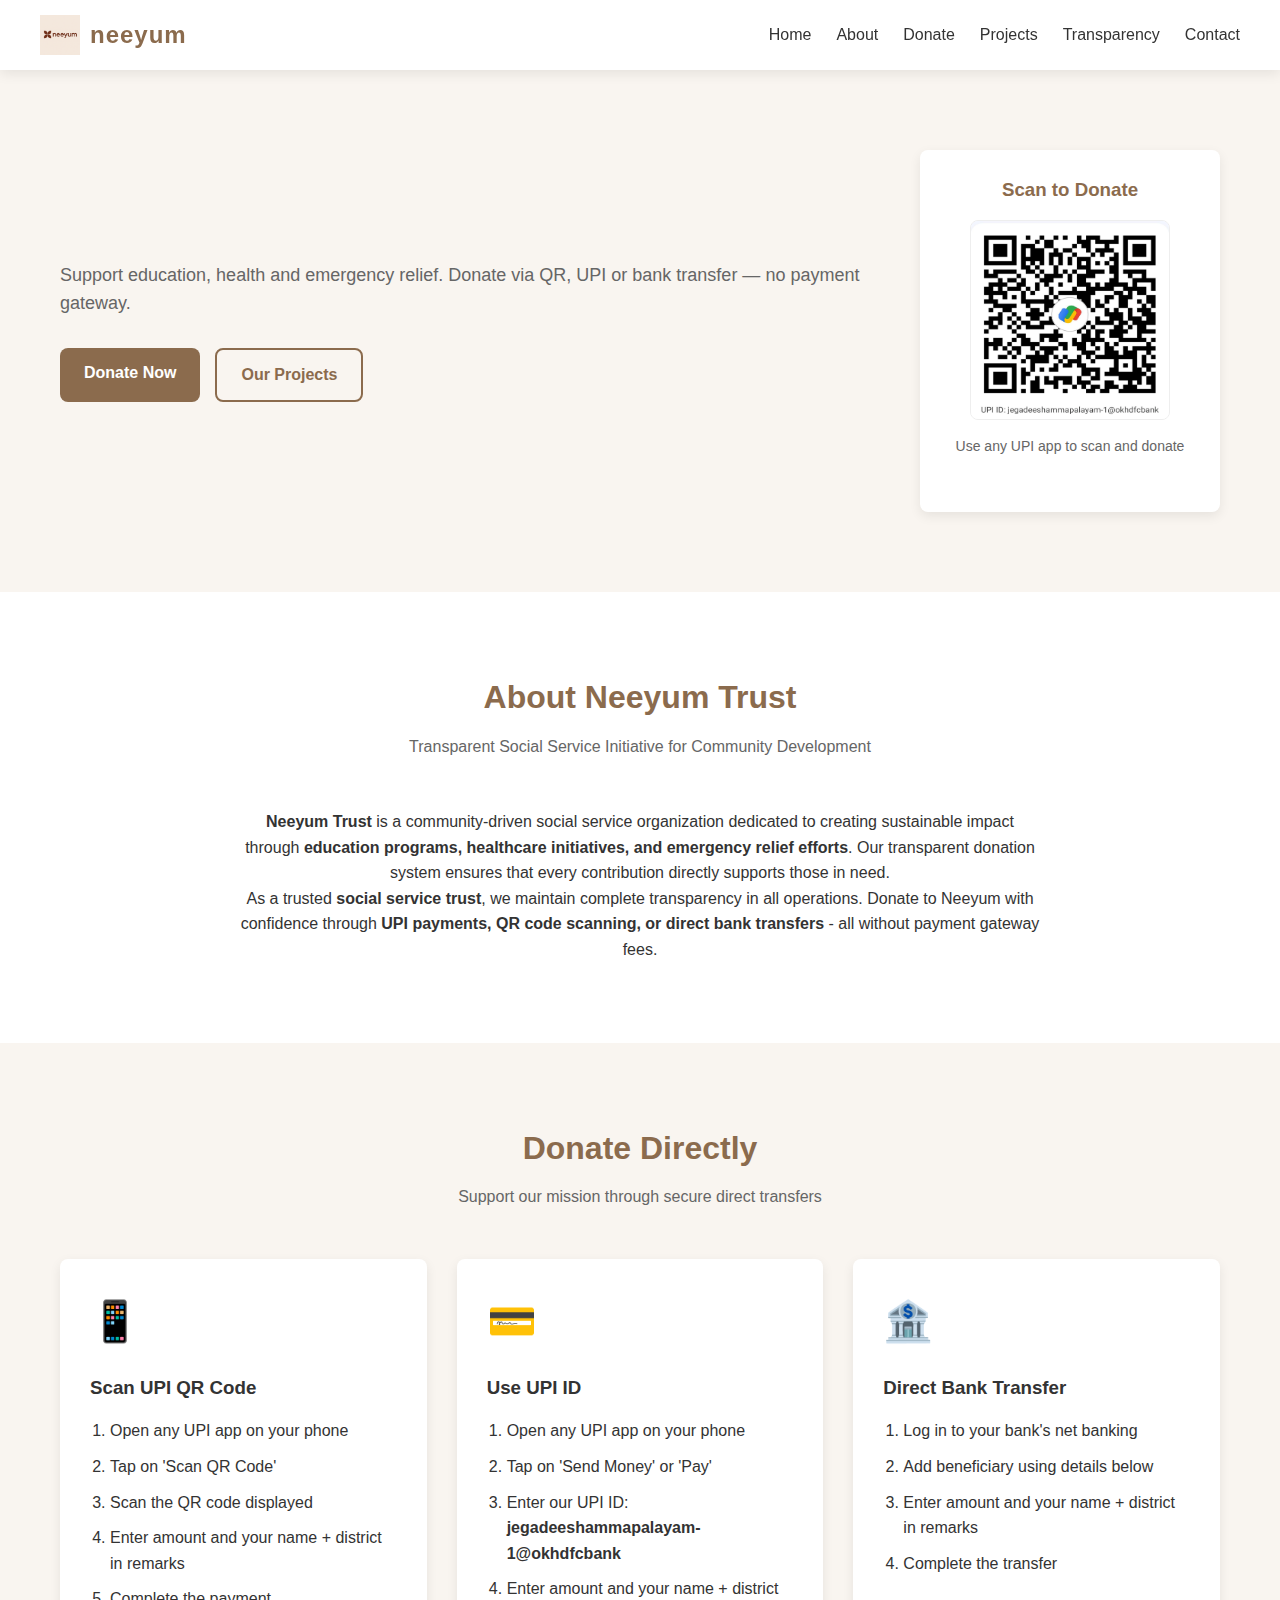
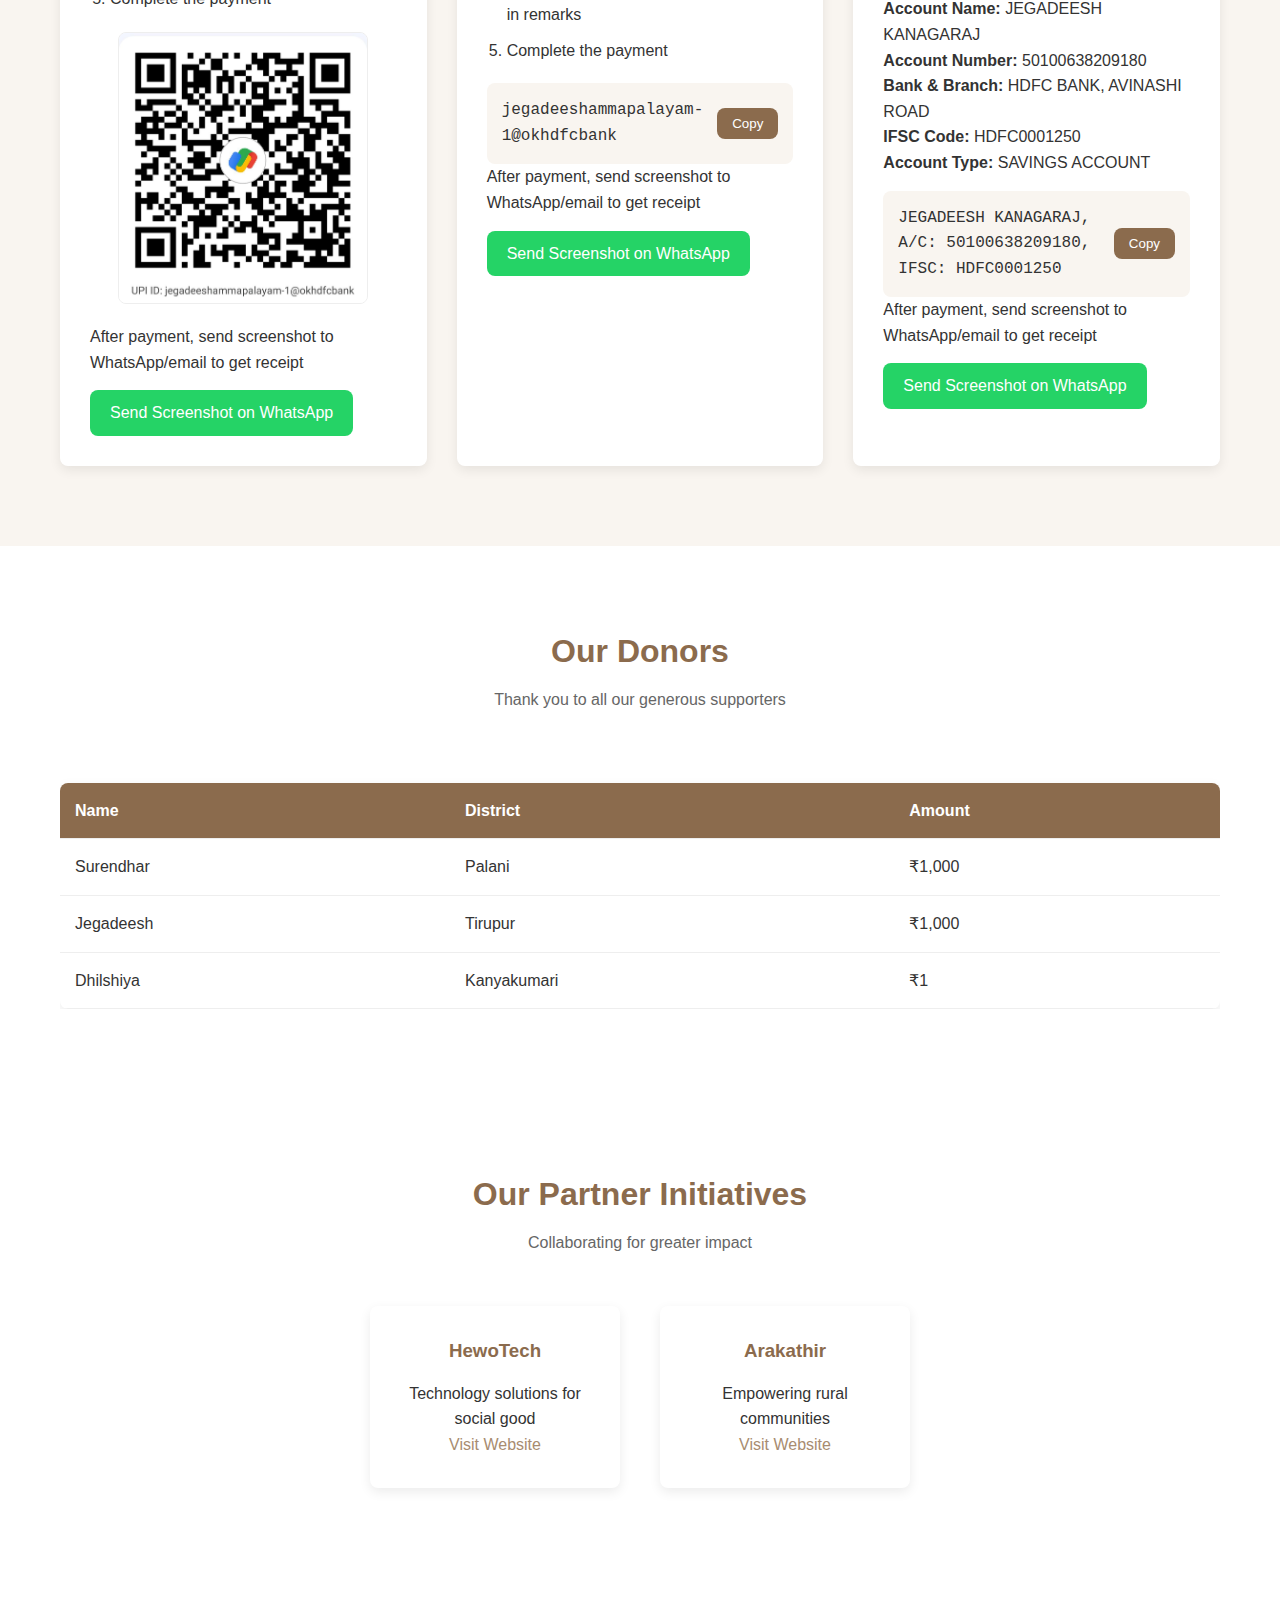
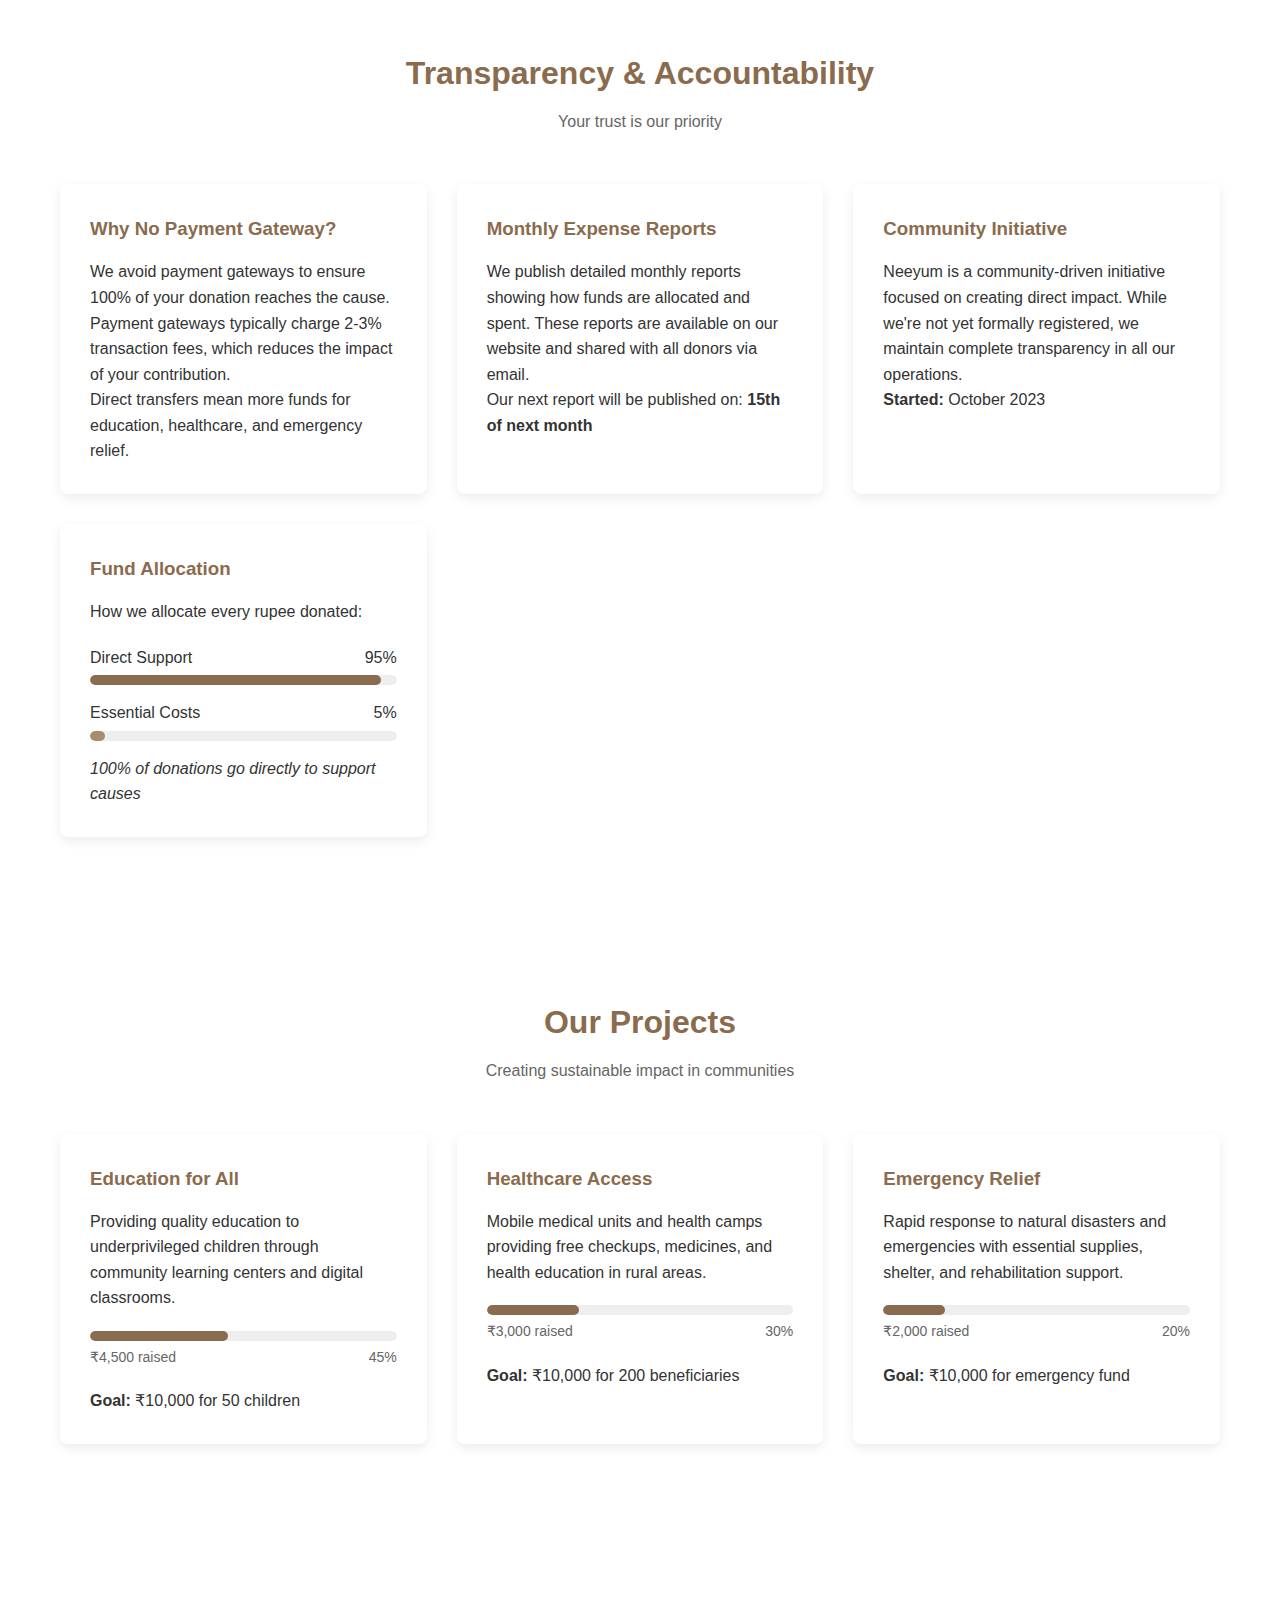
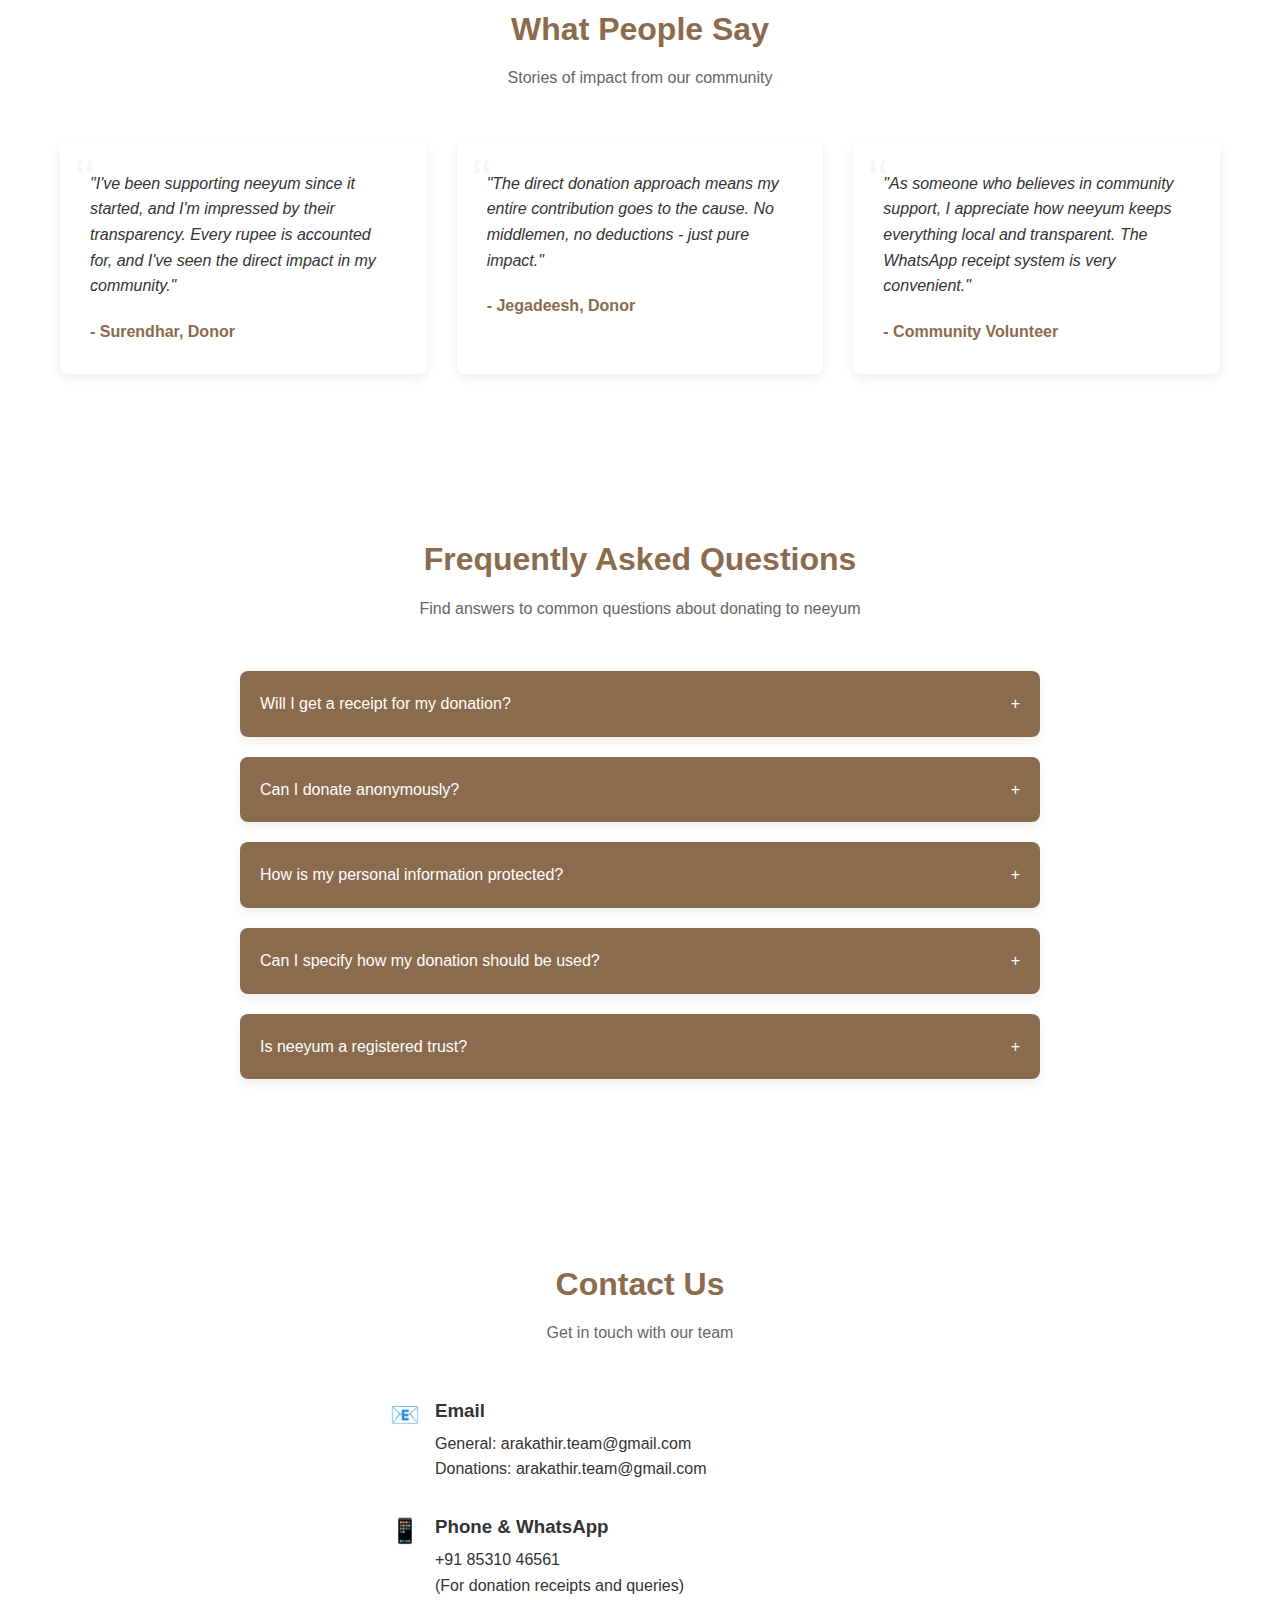
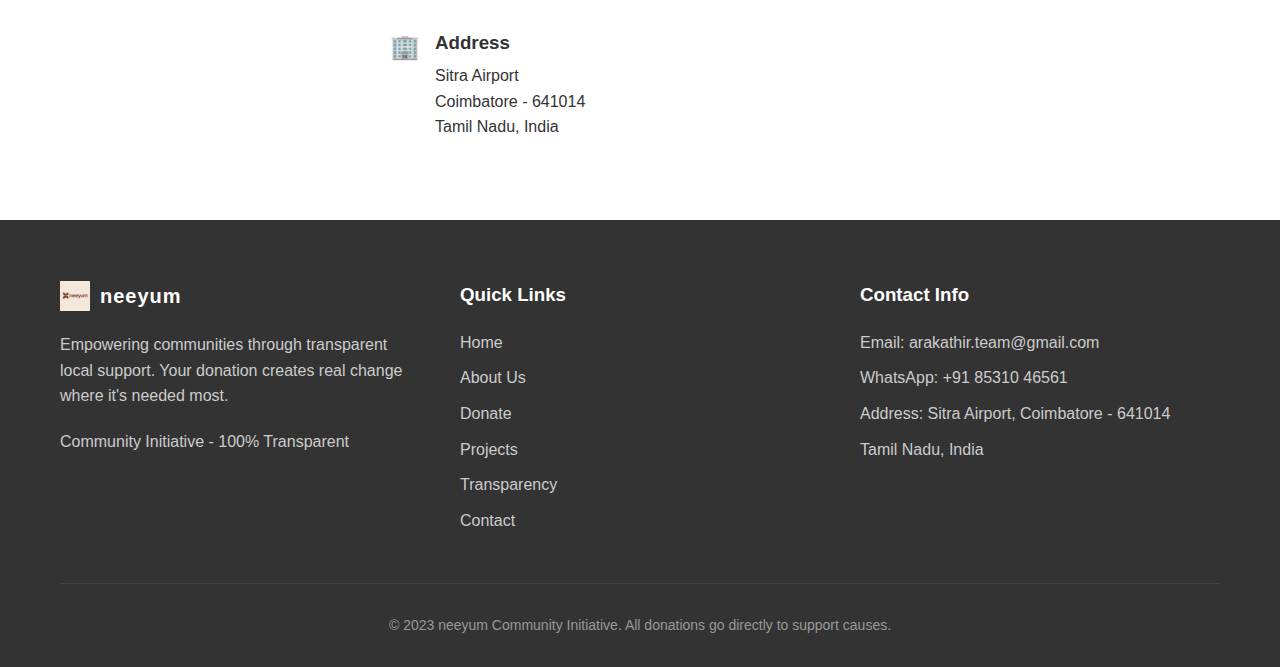
<file: index.html>
<!DOCTYPE html>
<html lang="en">
<head>
    <meta charset="UTF-8">
    <meta name="viewport" content="width=device-width, initial-scale=1.0">
    <title>Neeyum Trust - Donate for Education, Healthcare & Emergency Relief</title>
    <meta name="description" content="Support Neeyum Trust's social causes. Donate via UPI QR, UPI ID, or bank transfer for education, healthcare, and emergency relief. 100% transparent donations with no payment gateway fees.">
    <meta name="keywords" content="neeyum trust, neeyum donations, donate for education, healthcare donation, emergency relief, UPI donation, social service, charity trust, transparent donations">
    <meta name="author" content="Neeyum Trust">
    
    <!-- Open Graph Meta Tags for Social Sharing -->
    <meta property="og:title" content="Neeyum Trust - Donate for Social Causes">
    <meta property="og:description" content="Support education, healthcare and emergency relief through transparent direct donations.">
    <meta property="og:type" content="website">
    <meta property="og:url" content="https://yourwebsite.com">
    
    <!-- Canonical URL -->
    <link rel="canonical" href="https://yourwebsite.com">
    
    <!-- Favicon -->
    <link rel="icon" type="image/x-icon" href="images/favicon.ico">
    
    <link rel="stylesheet" href="style.css">
</head>
<body>
    <!-- Header -->
    <header>
        <div class="container header-container">
            <div class="logo">
                    <img src="images/neeyum-logo.png" alt="neeyum logo" class="logo-image">
                    <div class="logo-text">neeyum</div>
            </div>
            
            <nav>
                <ul id="nav-menu">
                    <li><a href="#home">Home</a></li>
                    <li><a href="#about">About</a></li>
                    <li><a href="#donate">Donate</a></li>
                    <li><a href="#projects">Projects</a></li>
                    <li><a href="#transparency">Transparency</a></li>
                    <li><a href="#contact">Contact</a></li>
                </ul>
                <div class="mobile-menu" id="mobile-menu">☰</div>
            </nav>
        </div>
    </header>

    <!-- Hero Section -->
    <section class="hero" id="home">
        <div class="container hero-container">
            <div class="hero-content">
                <h1 style="display:none;">Neeyum Trust - Social Service Donations for Education, Healthcare and Emergency Relief</h1>
                <p>Support education, health and emergency relief. Donate via QR, UPI or bank transfer — no payment gateway.</p>
                <div class="hero-buttons">
                    <a href="#donate" class="btn btn-primary">Donate Now</a>
                    <a href="#projects" class="btn btn-secondary">Our Projects</a>
                </div>
            </div>
            <div class="donation-card">
                    <h3>Scan to Donate</h3>
                    <img src="images/neeyum-qr.jpg" alt="Neeyum UPI QR Code" class="qr-image">
                    <p>Use any UPI app to scan and donate</p>
            </div>
        </div>
    </section>
<!-- About Section -->
    <section id="about">
    <div class="container">
        <div class="section-title">
            <h2>About Neeyum Trust</h2>
            <p>Transparent Social Service Initiative for Community Development</p>
        </div>
        <div style="max-width: 800px; margin: 0 auto; text-align: center;">
            <p><strong>Neeyum Trust</strong> is a community-driven social service organization dedicated to creating sustainable impact through <strong>education programs, healthcare initiatives, and emergency relief efforts</strong>. Our transparent donation system ensures that every contribution directly supports those in need.</p>
            <p>As a trusted <strong>social service trust</strong>, we maintain complete transparency in all operations. Donate to Neeyum with confidence through <strong>UPI payments, QR code scanning, or direct bank transfers</strong> - all without payment gateway fees.</p>
        </div>
    </div>
</section>

    <!-- Donation Methods Section -->
    <section class="donation-methods" id="donate">
        <div class="container">
            <div class="section-title">
                <h2>Donate Directly</h2>
                <p>Support our mission through secure direct transfers</p>
            </div>
            
            <div class="methods-container">
                <!-- UPI QR Method -->
                <div class="method-card">
                    <div class="method-icon">📱</div>
                    <h3>Scan UPI QR Code</h3>
                    <ol>
                        <li>Open any UPI app on your phone</li>
                        <li>Tap on 'Scan QR Code'</li>
                        <li>Scan the QR code displayed</li>
                        <li>Enter amount and your name + district in remarks</li>
                        <li>Complete the payment</li>
                    </ol>
                    <img src="images/neeyum-qr.jpg" alt="Neeyum UPI QR Code" class="qr-image" style="margin: 20px auto; display: block;">
                    <p>After payment, send screenshot to WhatsApp/email to get receipt</p>
                    <a href="https://wa.me/918531046561?text=Hi%20neeyum,%20I%20just%20donated%20via%20UPI%20QR.%20Here%20is%20my%20screenshot:" class="whatsapp-btn">Send Screenshot on WhatsApp</a>
                </div>
                
                <!-- UPI ID Method -->
                <div class="method-card">
                    <div class="method-icon">💳</div>
                    <h3>Use UPI ID</h3>
                    <ol>
                        <li>Open any UPI app on your phone</li>
                        <li>Tap on 'Send Money' or 'Pay'</li>
                        <li>Enter our UPI ID: <strong>jegadeeshammapalayam-1@okhdfcbank</strong></li>
                        <li>Enter amount and your name + district in remarks</li>
                        <li>Complete the payment</li>
                    </ol>
                    <div class="copy-section">
                        <span class="copy-text">jegadeeshammapalayam-1@okhdfcbank</span>
                        <button class="copy-btn" data-text="jegadeeshammapalayam-1@okhdfcbank">Copy</button>
                    </div>
                    <p>After payment, send screenshot to WhatsApp/email to get receipt</p>
                    <a href="https://wa.me/918531046561?text=Hi%20neeyum,%20I%20just%20donated%20via%20UPI%20ID.%20Here%20is%20my%20screenshot:" class="whatsapp-btn">Send Screenshot on WhatsApp</a>
                </div>
                
                <!-- Bank Transfer Method -->
                <div class="method-card">
                    <div class="method-icon">🏦</div>
                    <h3>Direct Bank Transfer</h3>
                    <ol>
                        <li>Log in to your bank's net banking</li>
                        <li>Add beneficiary using details below</li>
                        <li>Enter amount and your name + district in remarks</li>
                        <li>Complete the transfer</li>
                    </ol>
                    <div style="margin-top: 20px;">
                        <p><strong>Account Name:</strong> JEGADEESH KANAGARAJ</p>
                        <p><strong>Account Number:</strong> 50100638209180</p>
                        <p><strong>Bank & Branch:</strong> HDFC BANK, AVINASHI ROAD</p>
                        <p><strong>IFSC Code:</strong> HDFC0001250</p>
                        <p><strong>Account Type:</strong> SAVINGS ACCOUNT</p>
                    </div>
                    <div class="copy-section">
                        <span class="copy-text">JEGADEESH KANAGARAJ, A/C: 50100638209180, IFSC: HDFC0001250</span>
                        <button class="copy-btn" data-text="JEGADEESH KANAGARAJ, A/C: 50100638209180, IFSC: HDFC0001250">Copy</button>
                    </div>
                    <p>After payment, send screenshot to WhatsApp/email to get receipt</p>
                    <a href="https://wa.me/918531046561?text=Hi%20neeyum,%20I%20just%20donated%20via%20bank%20transfer.%20Here%20is%20my%20screenshot:" class="whatsapp-btn">Send Screenshot on WhatsApp</a>
                </div>
            </div>
        </div>
    </section>

    <!-- Donors Section -->
    <section id="donors">
        <div class="container">
            <div class="section-title">
                <h2>Our Donors</h2>
                <p>Thank you to all our generous supporters</p>
            </div>
            
            <div class="donors-container">
                <table class="donors-table">
                    <thead>
                        <tr>
                            <th>Name</th>
                            <th>District</th>
                            <th>Amount</th>
                        </tr>
                    </thead>
                    <tbody id="donors-list">
                        <!-- Donors will be populated here -->
                    </tbody>
                </table>
            </div>
        </div>
    </section>

    <!-- Partners Section -->
    <section id="partners">
        <div class="container">
            <div class="section-title">
                <h2>Our Partner Initiatives</h2>
                <p>Collaborating for greater impact</p>
            </div>
            
            <div class="partners-container">
                <div class="partner-card">
                    <h3>HewoTech</h3>
                    <p>Technology solutions for social good</p>
                    <a href="https://hewotech.github.io/hewotech/" target="_blank" class="partner-link">Visit Website</a>
                </div>
                
                <div class="partner-card">
                    <h3>Arakathir</h3>
                    <p>Empowering rural communities</p>
                    <a href="https://arakathir.github.io/arakathir/" target="_blank" class="partner-link">Visit Website</a>
                </div>
            </div>
        </div>
    </section>

    <!-- Transparency Section -->
    <section class="transparency" id="transparency">
        <div class="container">
            <div class="section-title">
                <h2>Transparency & Accountability</h2>
                <p>Your trust is our priority</p>
            </div>
            
            <div class="transparency-container">
                <div class="transparency-card">
                    <h3>Why No Payment Gateway?</h3>
                    <p>We avoid payment gateways to ensure 100% of your donation reaches the cause. Payment gateways typically charge 2-3% transaction fees, which reduces the impact of your contribution.</p>
                    <p>Direct transfers mean more funds for education, healthcare, and emergency relief.</p>
                </div>
                
                <div class="transparency-card">
                    <h3>Monthly Expense Reports</h3>
                    <p>We publish detailed monthly reports showing how funds are allocated and spent. These reports are available on our website and shared with all donors via email.</p>
                    <p>Our next report will be published on: <strong>15th of next month</strong></p>
                </div>
                
                <div class="transparency-card">
                    <h3>Community Initiative</h3>
                    <p>Neeyum is a community-driven initiative focused on creating direct impact. While we're not yet formally registered, we maintain complete transparency in all our operations.</p>
                    <p><strong>Started:</strong> October 2023</p>
                </div>
                
                <div class="transparency-card">
                    <h3>Fund Allocation</h3>
                    <p>How we allocate every rupee donated:</p>
                    <div class="expense-chart">
                        <div class="expense-item">
                            <div class="expense-label">
                                <span>Direct Support</span>
                                <span>95%</span>
                            </div>
                            <div class="expense-bar">
                                <div class="expense-fill expense-1"></div>
                            </div>
                        </div>
                        <div class="expense-item">
                            <div class="expense-label">
                                <span>Essential Costs</span>
                                <span>5%</span>
                            </div>
                            <div class="expense-bar">
                                <div class="expense-fill expense-2"></div>
                            </div>
                        </div>
                    </div>
                    <p><em>100% of donations go directly to support causes</em></p>
                </div>
            </div>
        </div>
    </section>

    <!-- Projects Section -->
    <section id="projects">
        <div class="container">
            <div class="section-title">
                <h2>Our Projects</h2>
                <p>Creating sustainable impact in communities</p>
            </div>
            
            <div class="projects-container">
                <div class="project-card">
                    <h3>Education for All</h3>
                    <p>Providing quality education to underprivileged children through community learning centers and digital classrooms.</p>
                    <div class="progress-container">
                        <div class="progress-bar">
                            <div class="progress-fill" style="width: 45%"></div>
                        </div>
                        <div class="progress-text">
                            <span>₹4,500 raised</span>
                            <span>45%</span>
                        </div>
                    </div>
                    <p><strong>Goal:</strong> ₹10,000 for 50 children</p>
                </div>
                
                <div class="project-card">
                    <h3>Healthcare Access</h3>
                    <p>Mobile medical units and health camps providing free checkups, medicines, and health education in rural areas.</p>
                    <div class="progress-container">
                        <div class="progress-bar">
                            <div class="progress-fill" style="width: 30%"></div>
                        </div>
                        <div class="progress-text">
                            <span>₹3,000 raised</span>
                            <span>30%</span>
                        </div>
                    </div>
                    <p><strong>Goal:</strong> ₹10,000 for 200 beneficiaries</p>
                </div>
                
                <div class="project-card">
                    <h3>Emergency Relief</h3>
                    <p>Rapid response to natural disasters and emergencies with essential supplies, shelter, and rehabilitation support.</p>
                    <div class="progress-container">
                        <div class="progress-bar">
                            <div class="progress-fill" style="width: 20%"></div>
                        </div>
                        <div class="progress-text">
                            <span>₹2,000 raised</span>
                            <span>20%</span>
                        </div>
                    </div>
                    <p><strong>Goal:</strong> ₹10,000 for emergency fund</p>
                </div>
            </div>
        </div>
    </section>

    <!-- Testimonials Section -->
    <section id="testimonials">
        <div class="container">
            <div class="section-title">
                <h2>What People Say</h2>
                <p>Stories of impact from our community</p>
            </div>
            
            <div class="testimonials-container">
                <div class="testimonial-card">
                    <div class="testimonial-text">
                        "I've been supporting neeyum since it started, and I'm impressed by their transparency. Every rupee is accounted for, and I've seen the direct impact in my community."
                    </div>
                    <div class="testimonial-author">- Surendhar, Donor</div>
                </div>
                
                <div class="testimonial-card">
                    <div class="testimonial-text">
                        "The direct donation approach means my entire contribution goes to the cause. No middlemen, no deductions - just pure impact."
                    </div>
                    <div class="testimonial-author">- Jegadeesh, Donor</div>
                </div>
                
                <div class="testimonial-card">
                    <div class="testimonial-text">
                        "As someone who believes in community support, I appreciate how neeyum keeps everything local and transparent. The WhatsApp receipt system is very convenient."
                    </div>
                    <div class="testimonial-author">- Community Volunteer</div>
                </div>
            </div>
        </div>
    </section>

    <!-- FAQ Section -->
    <section id="faq">
        <div class="container">
            <div class="section-title">
                <h2>Frequently Asked Questions</h2>
                <p>Find answers to common questions about donating to neeyum</p>
            </div>
            
            <div class="faq-container">
                <div class="faq-item">
                    <div class="faq-question">
                        <span>Will I get a receipt for my donation?</span>
                        <span>+</span>
                    </div>
                    <div class="faq-answer">
                        <p>Yes, we provide receipts for all donations. After making your donation, send the transaction screenshot to arakathir.team@gmail.com or our WhatsApp number (8531046561), and we'll send you the receipt within 24 hours.</p>
                    </div>
                </div>
                
                <div class="faq-item">
                    <div class="faq-question">
                        <span>Can I donate anonymously?</span>
                        <span>+</span>
                    </div>
                    <div class="faq-answer">
                        <p>Yes, you can choose to donate anonymously. Simply mention "Anonymous" in the remarks field when making the payment. However, providing your name helps us maintain transparency in our donor records.</p>
                    </div>
                </div>
                
                <div class="faq-item">
                    <div class="faq-question">
                        <span>How is my personal information protected?</span>
                        <span>+</span>
                    </div>
                    <div class="faq-answer">
                        <p>We value your privacy. We only collect necessary information for donation records and receipts. We never share donor details with third parties without explicit consent.</p>
                    </div>
                </div>
                
                <div class="faq-item">
                    <div class="faq-question">
                        <span>Can I specify how my donation should be used?</span>
                        <span>+</span>
                    </div>
                    <div class="faq-answer">
                        <p>Yes, you can specify a particular project (Education, Healthcare, or Emergency Relief) in the remarks field when making the donation. If no specification is made, your donation will be allocated to the area of greatest need.</p>
                    </div>
                </div>

                <div class="faq-item">
                    <div class="faq-question">
                        <span>Is neeyum a registered trust?</span>
                        <span>+</span>
                    </div>
                    <div class="faq-answer">
                        <p>Neeyum is currently a community initiative focused on direct impact. We maintain complete transparency in all operations and are building towards formal registration as we grow. All funds are managed through personal banking with complete accountability.</p>
                    </div>
                </div>
            </div>
        </div>
    </section>

    <!-- Contact Section -->
<section id="contact">
    <div class="container">
        <div class="section-title">
            <h2>Contact Us</h2>
            <p>Get in touch with our team</p>
        </div>
        
        <div class="contact-container">
            <div class="contact-info">
                <div class="contact-item">
                    <div class="contact-icon">📧</div>
                    <div class="contact-details">
                        <h3>Email</h3>
                        <p>General: arakathir.team@gmail.com</p>
                        <p>Donations: arakathir.team@gmail.com</p>
                    </div>
                </div>
                
                <div class="contact-item">
                    <div class="contact-icon">📱</div>
                    <div class="contact-details">
                        <h3>Phone & WhatsApp</h3>
                        <p>+91 85310 46561</p>
                        <p>(For donation receipts and queries)</p>
                    </div>
                </div>
                
                <div class="contact-item">
                    <div class="contact-icon">🏢</div>
                    <div class="contact-details">
                        <h3>Address</h3>
                        <p>Sitra Airport</p>
                        <p>Coimbatore - 641014</p>
                        <p>Tamil Nadu, India</p>
                    </div>
                </div>
            </div>
        </div>
    </div>
</section>

    <!-- Footer -->
    <footer>
        <div class="container">
            <div class="footer-container">
                <div class="footer-about">
                    <div class="footer-logo">
                        <img src="images/neeyum-logo.png" alt="neeyum logo" class="logo-image">
                        <div class="logo-text">neeyum</div>
                    </div>
                    <p>Empowering communities through transparent local support. Your donation creates real change where it's needed most.</p>
                    <p>Community Initiative - 100% Transparent</p>
                </div>
                
                <div class="footer-links">
                    <h3>Quick Links</h3>
                    <ul>
                        <li><a href="#home">Home</a></li>
                        <li><a href="#about">About Us</a></li>
                        <li><a href="#donate">Donate</a></li>
                        <li><a href="#projects">Projects</a></li>
                        <li><a href="#transparency">Transparency</a></li>
                        <li><a href="#contact">Contact</a></li>
                    </ul>
                </div>
                
                <div class="footer-contact">
                    <h3>Contact Info</h3>
                    <p>Email: arakathir.team@gmail.com</p>
                    <p>WhatsApp: +91 85310 46561</p>
                    <p>Address: Sitra Airport, Coimbatore - 641014</p>
                    <p>Tamil Nadu, India</p>
                </div>
            </div>
            
            <div class="footer-bottom">
                <p>&copy; 2023 neeyum Community Initiative. All donations go directly to support causes.</p>
            </div>
        </div>
    </footer>

    <!-- Structured Data for SEO -->
    <script type="application/ld+json">
    {
      "@context": "https://schema.org",
      "@type": "NGO",
      "name": "Neeyum Trust",
      "description": "Community initiative for education, healthcare and emergency relief",
      "url": "https://yourwebsite.com",
      "logo": "https://yourwebsite.com/images/neeyum-logo.png",
      "address": {
        "@type": "PostalAddress",
        "addressLocality": "Coimbatore",
        "addressRegion": "Tamil Nadu",
        "postalCode": "641014",
        "addressCountry": "IN"
      },
      "contactPoint": {
        "@type": "ContactPoint",
        "telephone": "+91-85310-46561",
        "contactType": "Customer service",
        "email": "arakathir.team@gmail.com"
      }
    }
    </script>

    <script src="script.js"></script>
</body>
</html>
</file>
<file: style.css>
:root {
    --primary-brown: #8B6B4D;
    --light-brown: #A88C70;
    --soft-beige: #F9F5F0;
    --dark-text: #333333;
    --light-text: #666666;
    --white: #FFFFFF;
    --shadow: 0 4px 12px rgba(0,0,0,0.08);
    --radius: 8px;
}

* {
    margin: 0;
    padding: 0;
    box-sizing: border-box;
    font-family: 'Segoe UI', Tahoma, Geneva, Verdana, sans-serif;
}

body {
    color: var(--dark-text);
    background-color: var(--white);
    line-height: 1.6;
}

.container {
    width: 100%;
    max-width: 1200px;
    margin: 0 auto;
    padding: 0 20px;
}

/* Header & Navigation */
header {
    background-color: var(--white);
    box-shadow: var(--shadow);
    position: sticky;
    top: 0;
    z-index: 100;
}

.header-container {
    display: flex;
    justify-content: space-between;
    align-items: center;
    padding: 15px 0;
}

.logo {
    display: flex;
    align-items: center;
    gap: 10px;
}

.logo-image {
    width: 40px;
    height: 40px;
    object-fit: contain;
}

.logo-text {
    font-size: 24px;
    font-weight: 600;
    color: var(--primary-brown);
    letter-spacing: 1px;
}

nav ul {
    display: flex;
    list-style: none;
    gap: 25px;
}

nav a {
    text-decoration: none;
    color: var(--dark-text);
    font-weight: 500;
    transition: color 0.3s;
}

nav a:hover {
    color: var(--primary-brown);
}

.mobile-menu {
    display: none;
    font-size: 24px;
    cursor: pointer;
}

/* Hero Section */
.hero {
    background-color: var(--soft-beige);
    padding: 80px 0;
}

.hero-container {
    display: flex;
    align-items: center;
    justify-content: space-between;
    gap: 40px;
}

.hero-content {
    flex: 1;
}

.hero h1 {
    font-size: 42px;
    margin-bottom: 20px;
    color: var(--dark-text);
    line-height: 1.2;
}

.hero p {
    font-size: 18px;
    color: var(--light-text);
    margin-bottom: 30px;
}

.hero-buttons {
    display: flex;
    gap: 15px;
}

.btn {
    padding: 12px 24px;
    border-radius: var(--radius);
    font-weight: 600;
    text-decoration: none;
    transition: all 0.3s;
    display: inline-block;
    cursor: pointer;
}

.btn-primary {
    background-color: var(--primary-brown);
    color: var(--white);
}

.btn-primary:hover {
    background-color: var(--light-brown);
}

.btn-secondary {
    background-color: transparent;
    color: var(--primary-brown);
    border: 2px solid var(--primary-brown);
}

.btn-secondary:hover {
    background-color: var(--primary-brown);
    color: var(--white);
}

.donation-card {
    flex: 0 0 300px;
    background-color: var(--white);
    border-radius: var(--radius);
    padding: 25px;
    box-shadow: var(--shadow);
    text-align: center;
}

.donation-card h3 {
    margin-bottom: 15px;
    color: var(--primary-brown);
}

.qr-placeholder {
    width: 200px;
    height: 200px;
    background-color: #f0f0f0;
    margin: 0 auto 15px;
    display: flex;
    align-items: center;
    justify-content: center;
    border-radius: var(--radius);
    color: var(--light-text);
}

.qr-image {
    width: 200px;
    height: 200px;
    margin: 0 auto 15px;
    display: block;
    border-radius: var(--radius);
    border: 1px solid #eee;
}

/* For the larger QR in donation methods */
.method-card .qr-image {
    width: 100%;
    max-width: 250px;
    height: auto;
}

.donation-card p {
    font-size: 14px;
    color: var(--light-text);
}

/* Sections */
section {
    padding: 80px 0;
}

.section-title {
    text-align: center;
    margin-bottom: 50px;
}

.section-title h2 {
    font-size: 32px;
    color: var(--primary-brown);
    margin-bottom: 10px;
}

.section-title p {
    color: var(--light-text);
    max-width: 600px;
    margin: 0 auto;
}

/* Donation Methods */
.donation-methods {
    background-color: var(--soft-beige);
}

.methods-container {
    display: grid;
    grid-template-columns: repeat(auto-fit, minmax(300px, 1fr));
    gap: 30px;
}

.method-card {
    background-color: var(--white);
    border-radius: var(--radius);
    padding: 30px;
    box-shadow: var(--shadow);
}

.method-icon {
    font-size: 40px;
    margin-bottom: 20px;
    color: var(--primary-brown);
}

.method-card h3 {
    margin-bottom: 15px;
    color: var(--dark-text);
}

.method-card ol {
    padding-left: 20px;
    margin-bottom: 20px;
}

.method-card li {
    margin-bottom: 10px;
}

.copy-section {
    background-color: var(--soft-beige);
    padding: 15px;
    border-radius: var(--radius);
    margin-top: 15px;
    display: flex;
    justify-content: space-between;
    align-items: center;
}

.copy-text {
    font-family: monospace;
    font-size: 16px;
}

.copy-btn {
    background-color: var(--primary-brown);
    color: var(--white);
    border: none;
    padding: 8px 15px;
    border-radius: var(--radius);
    cursor: pointer;
    transition: background-color 0.3s;
}

.copy-btn:hover {
    background-color: var(--light-brown);
}

.whatsapp-btn {
    display: inline-block;
    background-color: #25D366;
    color: white;
    padding: 10px 20px;
    border-radius: var(--radius);
    text-decoration: none;
    margin-top: 15px;
    font-weight: 500;
    transition: background-color 0.3s;
}

.whatsapp-btn:hover {
    background-color: #128C7E;
}

/* Donors Section */
.donors-container {
    overflow-x: auto;
}

.donors-table {
    width: 100%;
    border-collapse: collapse;
    margin-top: 20px;
    box-shadow: var(--shadow);
    border-radius: var(--radius);
    overflow: hidden;
}

.donors-table th, .donors-table td {
    padding: 15px;
    text-align: left;
    border-bottom: 1px solid #eee;
}

.donors-table th {
    background-color: var(--primary-brown);
    color: var(--white);
}

.donors-table tr:hover {
    background-color: var(--soft-beige);
}

/* Partners Section */
.partners-container {
    display: flex;
    justify-content: center;
    gap: 40px;
    flex-wrap: wrap;
}

.partner-card {
    background-color: var(--white);
    border-radius: var(--radius);
    padding: 30px;
    box-shadow: var(--shadow);
    text-align: center;
    transition: transform 0.3s;
    width: 250px;
}

.partner-card:hover {
    transform: translateY(-5px);
}

.partner-card h3 {
    margin-bottom: 15px;
    color: var(--primary-brown);
}

.partner-link {
    color: var(--light-brown);
    text-decoration: none;
    font-weight: 500;
    transition: color 0.3s;
}

.partner-link:hover {
    color: var(--primary-brown);
    text-decoration: underline;
}

/* Transparency Section */
.transparency-container {
    display: grid;
    grid-template-columns: repeat(auto-fit, minmax(300px, 1fr));
    gap: 30px;
}

.transparency-card {
    background-color: var(--white);
    border-radius: var(--radius);
    padding: 30px;
    box-shadow: var(--shadow);
}

.transparency-card h3 {
    margin-bottom: 15px;
    color: var(--primary-brown);
}

.expense-chart {
    margin-top: 20px;
}

.expense-item {
    margin-bottom: 15px;
}

.expense-label {
    display: flex;
    justify-content: space-between;
    margin-bottom: 5px;
}

.expense-bar {
    height: 10px;
    background-color: #eee;
    border-radius: 5px;
    overflow: hidden;
}

.expense-fill {
    height: 100%;
    border-radius: 5px;
}

.expense-1 { width: 95%; background-color: var(--primary-brown); }
.expense-2 { width: 5%; background-color: var(--light-brown); }

/* Projects Section */
.projects-container {
    display: grid;
    grid-template-columns: repeat(auto-fit, minmax(300px, 1fr));
    gap: 30px;
}

.project-card {
    background-color: var(--white);
    border-radius: var(--radius);
    padding: 30px;
    box-shadow: var(--shadow);
}

.project-card h3 {
    margin-bottom: 15px;
    color: var(--primary-brown);
}

.progress-container {
    margin: 20px 0;
}

.progress-bar {
    height: 10px;
    background-color: #eee;
    border-radius: 5px;
    overflow: hidden;
}

.progress-fill {
    height: 100%;
    background-color: var(--primary-brown);
    border-radius: 5px;
}

.progress-text {
    display: flex;
    justify-content: space-between;
    margin-top: 5px;
    font-size: 14px;
    color: var(--light-text);
}

/* Testimonials Section */
.testimonials-container {
    display: grid;
    grid-template-columns: repeat(auto-fit, minmax(300px, 1fr));
    gap: 30px;
}

.testimonial-card {
    background-color: var(--white);
    border-radius: var(--radius);
    padding: 30px;
    box-shadow: var(--shadow);
    position: relative;
}

.testimonial-card:before {
  content: "“";      /* or "\201C" */
  font-size: 60px;
  color: var(--soft-beige);
  position: absolute;
  top: 10px;
  left: 15px;
  line-height: 1;
}

.testimonial-text {
    margin-bottom: 20px;
    font-style: italic;
}

.testimonial-author {
    font-weight: 600;
    color: var(--primary-brown);
}

/* FAQ Section */
.faq-container {
    max-width: 800px;
    margin: 0 auto;
}

.faq-item {
    margin-bottom: 20px;
    border-radius: var(--radius);
    overflow: hidden;
    box-shadow: var(--shadow);
}

.faq-question {
    background-color: var(--primary-brown);
    color: var(--white);
    padding: 20px;
    cursor: pointer;
    display: flex;
    justify-content: space-between;
    align-items: center;
}

.faq-answer {
    background-color: var(--white);
    padding: 0 20px;
    max-height: 0;
    overflow: hidden;
    transition: max-height 0.3s, padding 0.3s;
}

.faq-answer.active {
    padding: 20px;
    max-height: 500px;
}

/* Contact Section */
.contact-container {
    display: flex;
    justify-content: center;
}

.contact-info {
    display: flex;
    flex-direction: column;
    gap: 30px;
    max-width: 500px;
    width: 100%;
}

.contact-item {
    display: flex;
    align-items: flex-start;
    gap: 15px;
}

.contact-icon {
    font-size: 24px;
    color: var(--primary-brown);
    width: 30px;
}

.contact-details h3 {
    margin-bottom: 5px;
    color: var(--dark-text);
}

/* Footer */
footer {
    background-color: var(--dark-text);
    color: var(--white);
    padding: 60px 0 30px;
}

.footer-container {
    display: grid;
    grid-template-columns: repeat(auto-fit, minmax(250px, 1fr));
    gap: 40px;
    margin-bottom: 40px;
}

.footer-logo {
    display: flex;
    align-items: center;
    gap: 10px;
    margin-bottom: 20px;
}

.footer-logo .logo-image {
    width: 30px;
    height: 30px;
}

.footer-logo .logo-text {
    font-size: 20px;
    color: var(--white);
}

.footer-about p {
    margin-bottom: 20px;
    color: #ccc;
}

.footer-links h3, .footer-contact h3 {
    margin-bottom: 20px;
    color: var(--white);
}

.footer-links ul {
    list-style: none;
}

.footer-links li {
    margin-bottom: 10px;
}

.footer-links a {
    color: #ccc;
    text-decoration: none;
    transition: color 0.3s;
}

.footer-links a:hover {
    color: var(--white);
}

.footer-contact p {
    margin-bottom: 10px;
    color: #ccc;
}

.footer-bottom {
    text-align: center;
    padding-top: 30px;
    border-top: 1px solid #444;
    color: #999;
    font-size: 14px;
}

/* Responsive Design */
@media (max-width: 768px) {
    .hero-container {
        flex-direction: column;
        text-align: center;
    }
    
    .hero-buttons {
        justify-content: center;
    }
    
    nav ul {
        display: none;
    }
    
    .mobile-menu {
        display: block;
    }
    
    .mobile-nav {
        position: fixed;
        top: 70px;
        left: 0;
        width: 100%;
        background-color: var(--white);
        box-shadow: var(--shadow);
        padding: 20px;
        display: flex;
        flex-direction: column;
        gap: 15px;
    }
}
</file>
